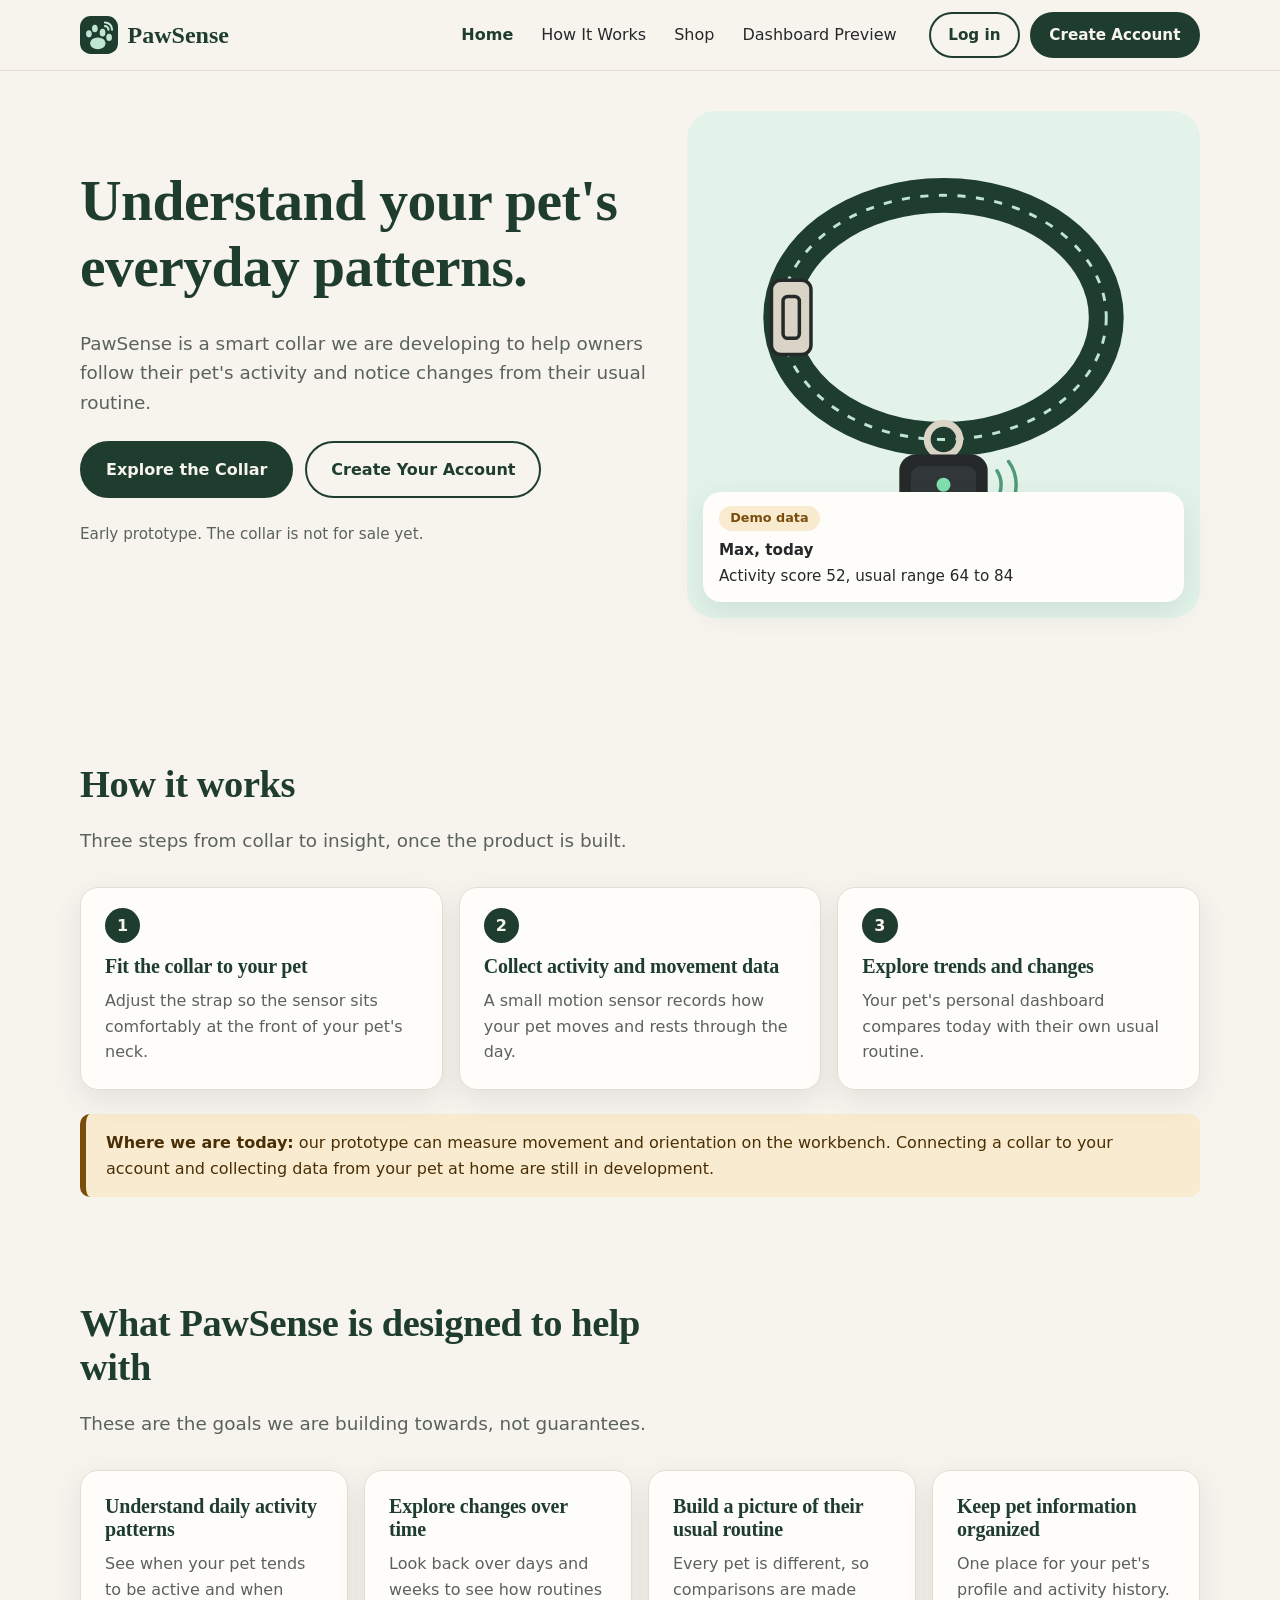
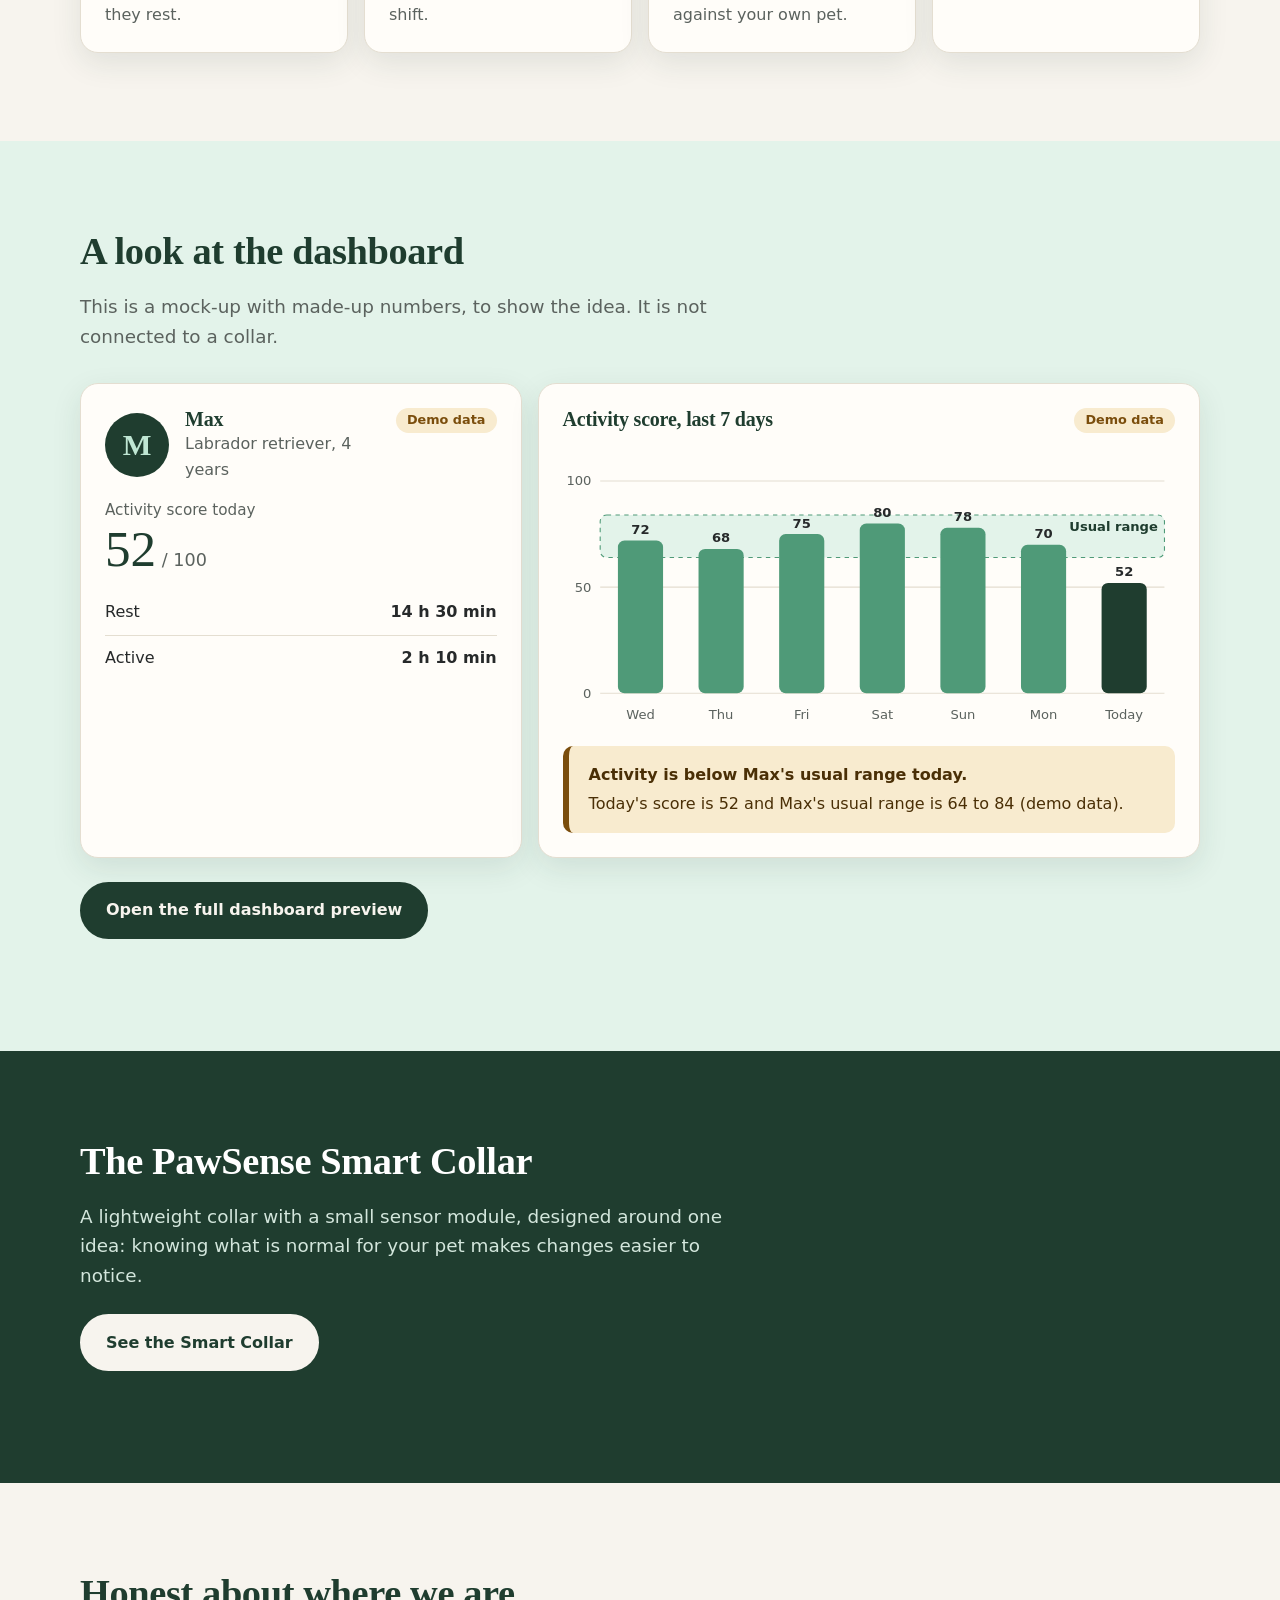
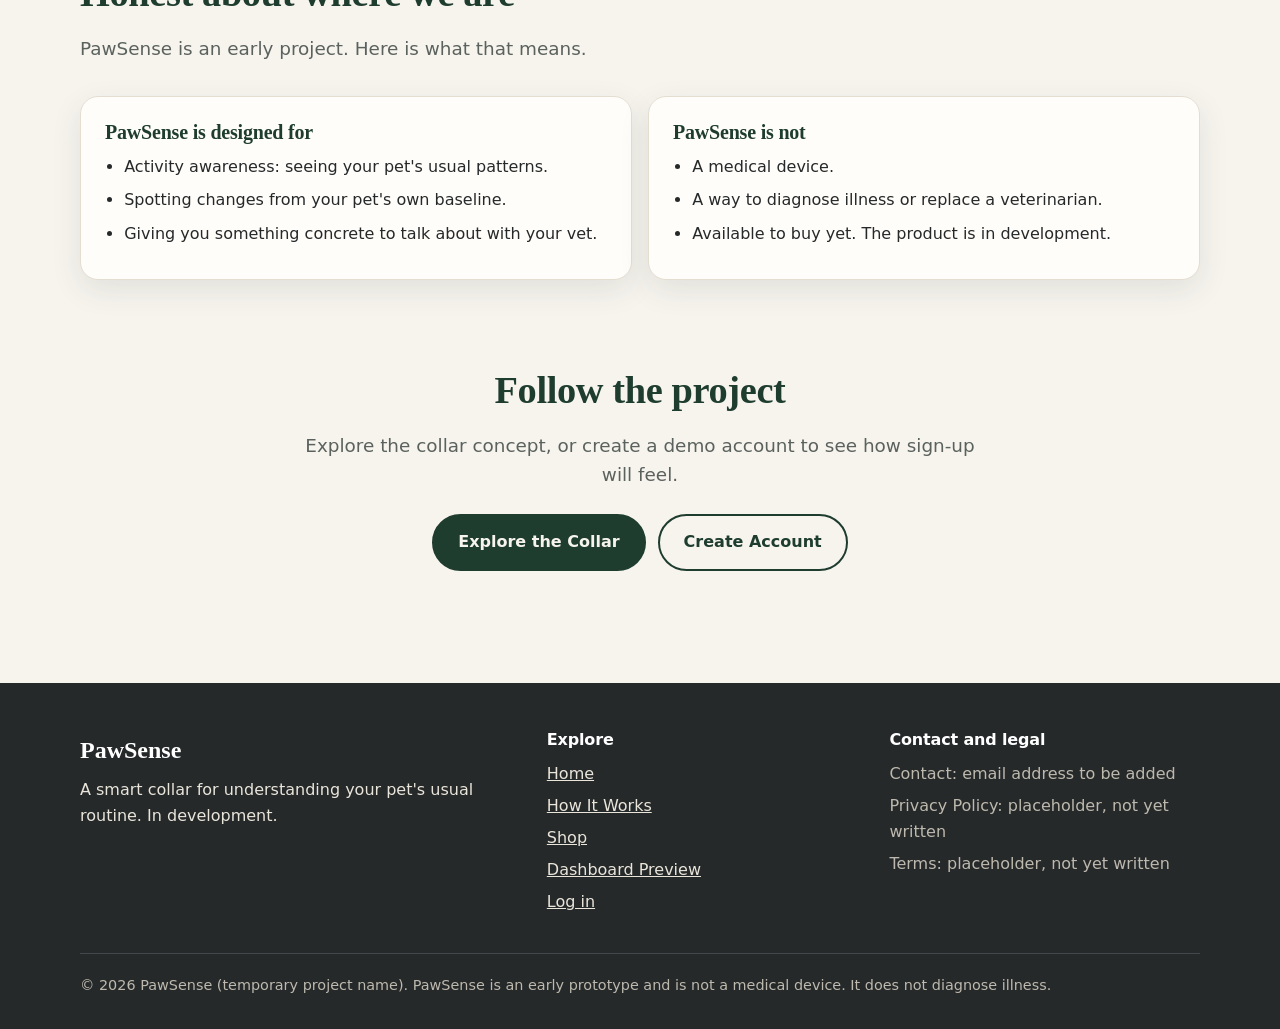
<file: index.html>
<!DOCTYPE html>
<html lang="en">
<head>
  <meta charset="UTF-8">
  <meta name="viewport" content="width=device-width, initial-scale=1">
  <title>PawSense – Understand your pet's everyday patterns</title>
  <meta name="description" content="PawSense is a smart pet collar in development, designed to help owners follow their pet's activity and notice changes from their usual routine.">
  <link rel="stylesheet" href="styles.css">
</head>
<body>
  <a class="skip-link" href="#main">Skip to main content</a>

  <!-- ========== HEADER (the same on every page) ========== -->
  <header class="site-header">
    <div class="container header-inner">
      <a class="logo" href="index.html" aria-label="PawSense home">
        <!-- Logo mark: a paw with a small signal arc, drawn as inline SVG (no image file needed) -->
        <svg class="logo-mark" viewBox="0 0 32 32" aria-hidden="true">
          <rect width="32" height="32" rx="9" fill="#1f3d2f"/>
          <g fill="#bfe6d3">
            <ellipse cx="7.5" cy="15" rx="2.4" ry="3"/>
            <ellipse cx="12.5" cy="10.5" rx="2.4" ry="3.2"/>
            <ellipse cx="19" cy="14" rx="2.4" ry="3.2"/>
            <ellipse cx="24.5" cy="18" rx="2.4" ry="3"/>
            <ellipse cx="15" cy="23" rx="6.5" ry="5"/>
          </g>
          <path d="M21 5.5 A6 6 0 0 1 27 11.5" fill="none" stroke="#bfe6d3" stroke-width="1.8" stroke-linecap="round"/>
          <path d="M21 8.5 A3 3 0 0 1 24 11.5" fill="none" stroke="#bfe6d3" stroke-width="1.8" stroke-linecap="round"/>
        </svg>
        <span class="logo-text">PawSense</span>
      </a>

      <button class="menu-toggle" id="menu-toggle" aria-expanded="false" aria-controls="site-nav">Menu</button>

      <nav class="site-nav" id="site-nav" aria-label="Main">
        <ul>
          <li><a href="index.html" aria-current="page">Home</a></li>
          <li><a href="index.html#how-it-works">How It Works</a></li>
          <li><a href="shop.html">Shop</a></li>
          <li><a href="dashboard.html">Dashboard Preview</a></li>
        </ul>
        <div class="nav-actions">
          <a class="btn btn-secondary btn-small" href="login.html">Log in</a>
          <a class="btn btn-primary btn-small" href="signup.html">Create Account</a>
        </div>
      </nav>
    </div>
  </header>

  <main id="main">

    <!-- ========== A. HERO ========== -->
    <section class="hero">
      <div class="container hero-grid">
        <div>
          <h1>Understand your pet's everyday patterns.</h1>
          <p class="lead">PawSense is a smart collar we are developing to help owners follow their pet's activity and notice changes from their usual routine.</p>
          <div class="btn-row">
            <a class="btn btn-primary" href="shop.html">Explore the Collar</a>
            <a class="btn btn-secondary" href="signup.html">Create Your Account</a>
          </div>
          <p class="status-line">Early prototype. The collar is not for sale yet.</p>
        </div>

        <!-- Product illustration drawn with SVG (a concept drawing, not a photo) -->
        <div class="hero-visual">
          <svg viewBox="0 0 400 340" role="img" aria-labelledby="collar-title collar-desc">
            <title id="collar-title">PawSense collar concept illustration</title>
            <desc id="collar-desc">A forest green collar with a small charcoal sensor module hanging at the front. This is a concept drawing, not a photo of a finished product.</desc>
            <!-- strap -->
            <ellipse cx="200" cy="150" rx="140" ry="105" fill="none" stroke="#1f3d2f" stroke-width="30"/>
            <!-- stitching -->
            <ellipse cx="200" cy="150" rx="140" ry="105" fill="none" stroke="#bfe6d3" stroke-width="2.5" stroke-dasharray="7 9"/>
            <!-- buckle -->
            <rect x="52" y="118" width="34" height="64" rx="8" fill="#d9d4c5" stroke="#26292a" stroke-width="3"/>
            <rect x="62" y="132" width="14" height="36" rx="4" fill="none" stroke="#26292a" stroke-width="3"/>
            <!-- ring and sensor module -->
            <circle cx="200" cy="255" r="14" fill="none" stroke="#d9d4c5" stroke-width="6"/>
            <rect x="162" y="268" width="76" height="52" rx="14" fill="#26292a"/>
            <rect x="172" y="278" width="56" height="32" rx="8" fill="#323839"/>
            <circle cx="200" cy="294" r="6" fill="#7fe0b0"/>
            <!-- small signal arcs -->
            <path d="M246 282 A22 22 0 0 1 246 306" fill="none" stroke="#4f9a78" stroke-width="3" stroke-linecap="round"/>
            <path d="M256 274 A34 34 0 0 1 256 314" fill="none" stroke="#4f9a78" stroke-width="3" stroke-linecap="round"/>
          </svg>

          <div class="demo-chip">
            <span class="pill pill-demo">Demo data</span>
            <strong>Max, today</strong>
            <span>Activity score <span data-demo="score">52</span>, usual range <span data-demo="low">64</span> to <span data-demo="high">84</span></span>
          </div>
        </div>
      </div>
    </section>


    <!-- ========== C. HOW IT WORKS ========== -->
    <section class="section" id="how-it-works">
      <div class="container">
        <div class="section-intro">
          <h2>How it works</h2>
          <p class="lead">Three steps from collar to insight, once the product is built.</p>
        </div>

        <ol class="steps">
          <li class="card">
            <h3>Fit the collar to your pet</h3>
            <p>Adjust the strap so the sensor sits comfortably at the front of your pet's neck.</p>
          </li>
          <li class="card">
            <h3>Collect activity and movement data</h3>
            <p>A small motion sensor records how your pet moves and rests through the day.</p>
          </li>
          <li class="card">
            <h3>Explore trends and changes</h3>
            <p>Your pet's personal dashboard compares today with their own usual routine.</p>
          </li>
        </ol>

        <p class="notice"><strong>Where we are today:</strong> our prototype can measure movement and orientation on the workbench. Connecting a collar to your account and collecting data from your pet at home are still in development.</p>
      </div>
    </section>


    <!-- ========== D. KEY BENEFITS ========== -->
    <section class="section" style="padding-top:0">
      <div class="container">
        <div class="section-intro">
          <h2>What PawSense is designed to help with</h2>
          <p class="lead">These are the goals we are building towards, not guarantees.</p>
        </div>
        <div class="benefit-grid">
          <article class="card benefit-card">
            <h3>Understand daily activity patterns</h3>
            <p>See when your pet tends to be active and when they rest.</p>
          </article>
          <article class="card benefit-card">
            <h3>Explore changes over time</h3>
            <p>Look back over days and weeks to see how routines shift.</p>
          </article>
          <article class="card benefit-card">
            <h3>Build a picture of their usual routine</h3>
            <p>Every pet is different, so comparisons are made against your own pet.</p>
          </article>
          <article class="card benefit-card">
            <h3>Keep pet information organized</h3>
            <p>One place for your pet's profile and activity history.</p>
          </article>
        </div>
      </div>
    </section>


    <!-- ========== E. DASHBOARD PREVIEW ========== -->
    <section class="section preview-band" id="preview">
      <div class="container">
        <div class="section-intro">
          <h2>A look at the dashboard</h2>
          <p class="lead">This is a mock-up with made-up numbers, to show the idea. It is not connected to a collar.</p>
        </div>

        <div class="preview-grid">
          <div class="card">
            <div class="preview-top">
              <div class="profile">
                <div class="avatar" aria-hidden="true">M</div>
                <div>
                  <h3>Max</h3>
                  <p>Labrador retriever, 4 years</p>
                </div>
              </div>
              <span class="pill pill-demo">Demo data</span>
            </div>
            <p class="stat-note">Activity score today</p>
            <div class="stat-number"><span data-demo="score">52</span><span class="stat-unit"> / 100</span></div>
            <div class="stat-row" style="margin-top:1rem"><span>Rest</span><strong>14 h 30 min</strong></div>
            <div class="stat-row"><span>Active</span><strong>2 h 10 min</strong></div>
          </div>

          <div class="card">
            <div class="preview-top">
              <h3>Activity score, last 7 days</h3>
              <span class="pill pill-demo">Demo data</span>
            </div>
            <div class="chart" data-chart></div>
            <p class="baseline-notice" data-notice style="margin:1rem 0 0"></p>
          </div>
        </div>

        <div class="btn-row">
          <a class="btn btn-primary" href="dashboard.html">Open the full dashboard preview</a>
        </div>
      </div>
    </section>


    <!-- ========== F. PRODUCT SECTION ========== -->
    <section class="section product-band">
      <div class="container">
        <h2>The PawSense Smart Collar</h2>
        <p class="lead">A lightweight collar with a small sensor module, designed around one idea: knowing what is normal for your pet makes changes easier to notice.</p>
        <div class="btn-row">
          <a class="btn btn-light" href="shop.html">See the Smart Collar</a>
        </div>
      </div>
    </section>


    <!-- ========== G. TRUST AND TRANSPARENCY ========== -->
    <section class="section">
      <div class="container">
        <div class="section-intro">
          <h2>Honest about where we are</h2>
          <p class="lead">PawSense is an early project. Here is what that means.</p>
        </div>
        <div class="trust-grid">
          <div class="card">
            <h3>PawSense is designed for</h3>
            <ul>
              <li>Activity awareness: seeing your pet's usual patterns.</li>
              <li>Spotting changes from your pet's own baseline.</li>
              <li>Giving you something concrete to talk about with your vet.</li>
            </ul>
          </div>
          <div class="card">
            <h3>PawSense is not</h3>
            <ul>
              <li>A medical device.</li>
              <li>A way to diagnose illness or replace a veterinarian.</li>
              <li>Available to buy yet. The product is in development.</li>
            </ul>
          </div>
        </div>
      </div>
    </section>


    <!-- ========== H. FINAL CALL TO ACTION ========== -->
    <section class="section final-cta" style="padding-top:0">
      <div class="container">
        <h2>Follow the project</h2>
        <p class="lead">Explore the collar concept, or create a demo account to see how sign-up will feel.</p>
        <div class="btn-row">
          <a class="btn btn-primary" href="shop.html">Explore the Collar</a>
          <a class="btn btn-secondary" href="signup.html">Create Account</a>
        </div>
      </div>
    </section>

  </main>


  <!-- ========== I. FOOTER (the same on every page) ========== -->
  <footer class="site-footer">
    <div class="container">
      <div class="footer-grid">
        <div>
          <p class="logo-text" style="font-family:var(--font-display);font-size:1.5rem;margin-bottom:0.5rem">PawSense</p>
          <p>A smart collar for understanding your pet's usual routine. In development.</p>
        </div>
        <div>
          <h2>Explore</h2>
          <ul>
            <li><a href="index.html">Home</a></li>
            <li><a href="index.html#how-it-works">How It Works</a></li>
            <li><a href="shop.html">Shop</a></li>
            <li><a href="dashboard.html">Dashboard Preview</a></li>
            <li><a href="login.html">Log in</a></li>
          </ul>
        </div>
        <div>
          <h2>Contact and legal</h2>
          <ul>
            <li class="placeholder-text">Contact: email address to be added</li>
            <li class="placeholder-text">Privacy Policy: placeholder, not yet written</li>
            <li class="placeholder-text">Terms: placeholder, not yet written</li>
          </ul>
        </div>
      </div>
      <p class="footer-note">&copy; <span id="year">2026</span> PawSense (temporary project name). PawSense is an early prototype and is not a medical device. It does not diagnose illness.</p>
    </div>
  </footer>

  <script src="script.js"></script>
</body>
</html>
</file>
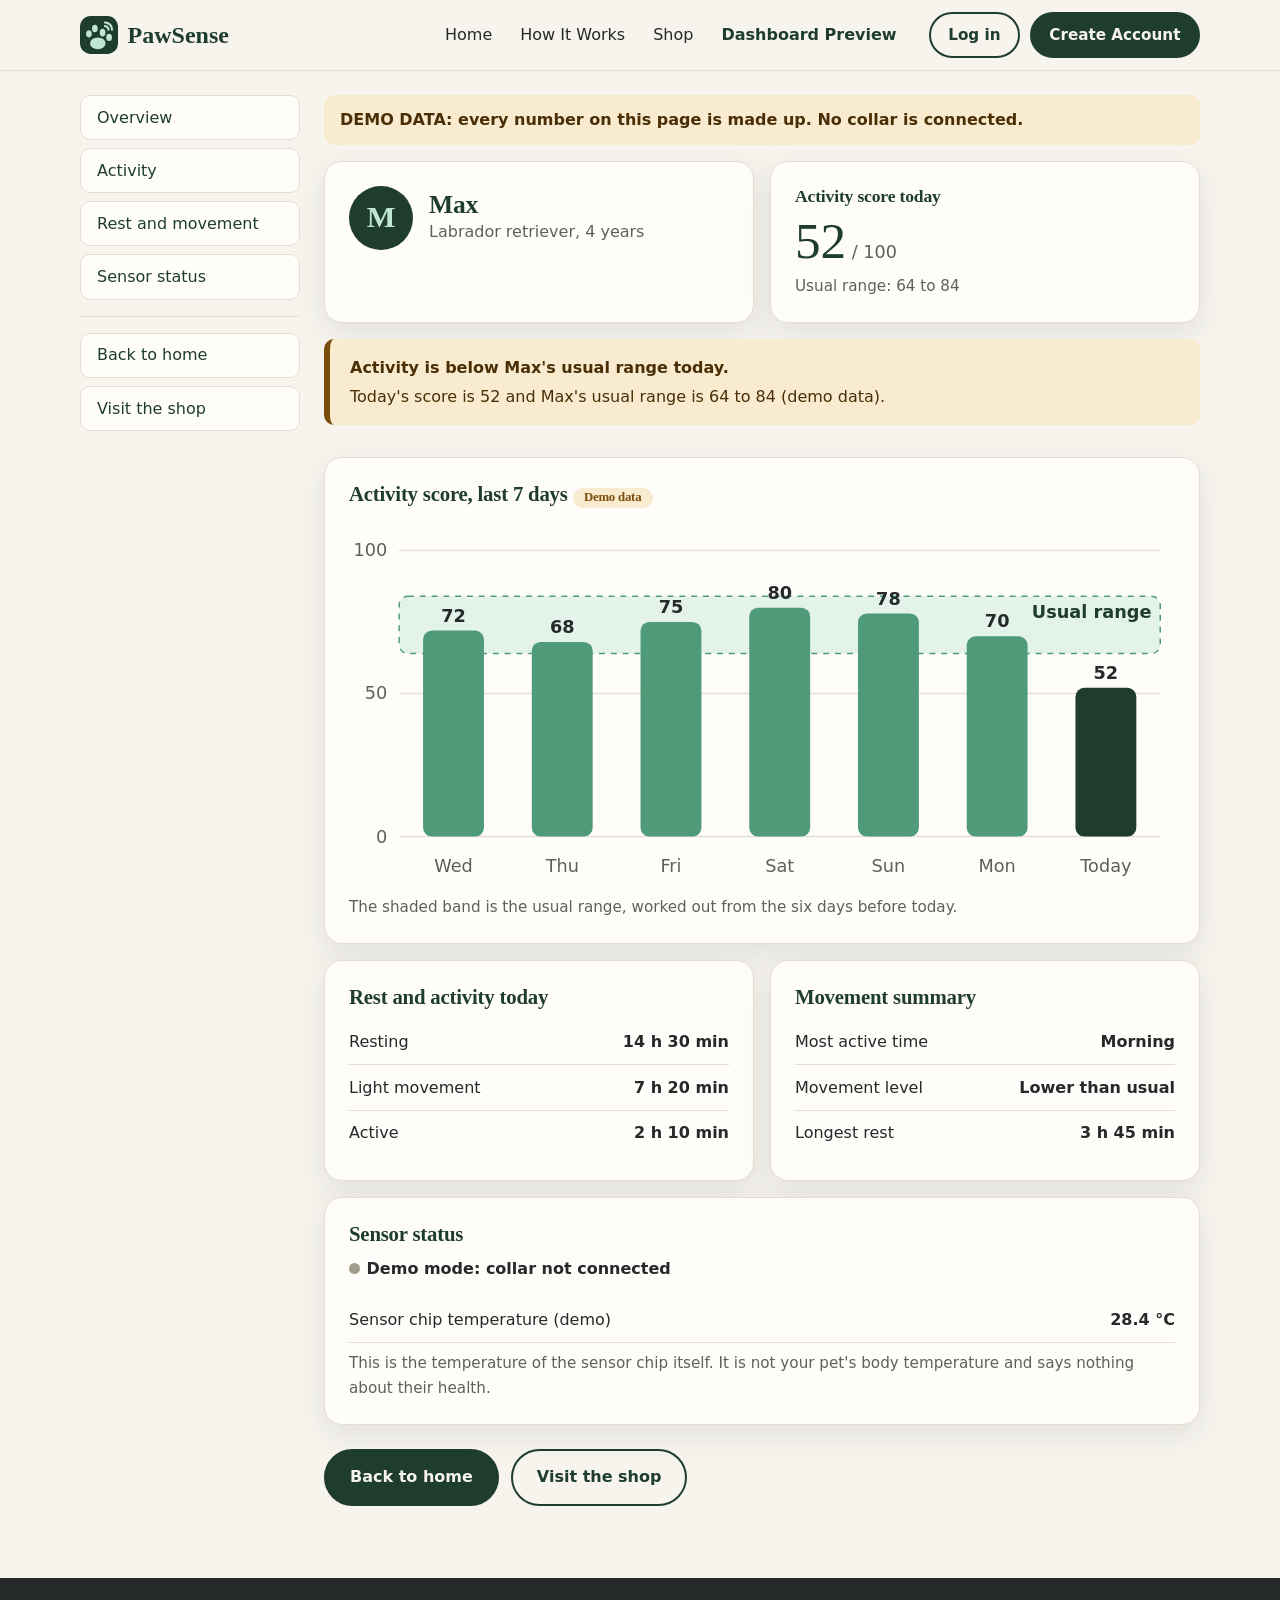
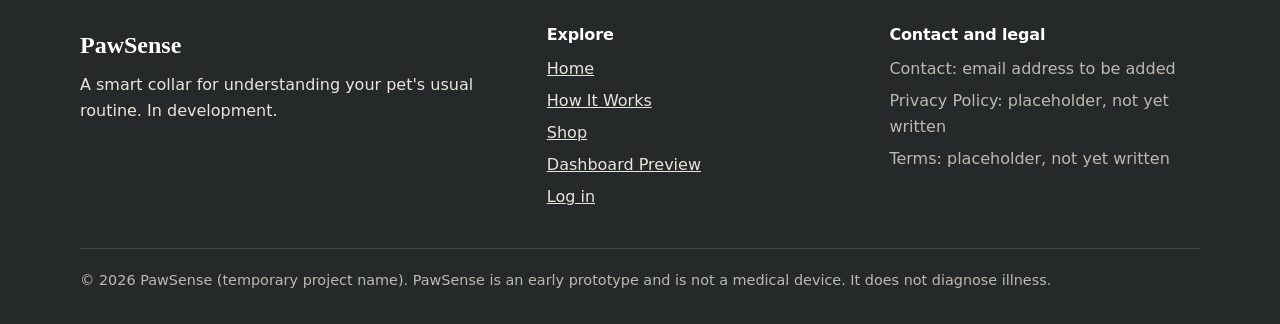
<file: dashboard.html>
<!DOCTYPE html>
<html lang="en">
<head>
  <meta charset="UTF-8">
  <meta name="viewport" content="width=device-width, initial-scale=1">
  <title>Dashboard Preview – PawSense (demo data)</title>
  <meta name="description" content="A preview of the PawSense dashboard using made-up demo data.">
  <link rel="stylesheet" href="styles.css">
</head>
<body>
  <a class="skip-link" href="#main">Skip to main content</a>

  <header class="site-header">
    <div class="container header-inner">
      <a class="logo" href="index.html" aria-label="PawSense home">
        <svg class="logo-mark" viewBox="0 0 32 32" aria-hidden="true">
          <rect width="32" height="32" rx="9" fill="#1f3d2f"/>
          <g fill="#bfe6d3">
            <ellipse cx="7.5" cy="15" rx="2.4" ry="3"/>
            <ellipse cx="12.5" cy="10.5" rx="2.4" ry="3.2"/>
            <ellipse cx="19" cy="14" rx="2.4" ry="3.2"/>
            <ellipse cx="24.5" cy="18" rx="2.4" ry="3"/>
            <ellipse cx="15" cy="23" rx="6.5" ry="5"/>
          </g>
          <path d="M21 5.5 A6 6 0 0 1 27 11.5" fill="none" stroke="#bfe6d3" stroke-width="1.8" stroke-linecap="round"/>
          <path d="M21 8.5 A3 3 0 0 1 24 11.5" fill="none" stroke="#bfe6d3" stroke-width="1.8" stroke-linecap="round"/>
        </svg>
        <span class="logo-text">PawSense</span>
      </a>
      <button class="menu-toggle" id="menu-toggle" aria-expanded="false" aria-controls="site-nav">Menu</button>
      <nav class="site-nav" id="site-nav" aria-label="Main">
        <ul>
          <li><a href="index.html">Home</a></li>
          <li><a href="index.html#how-it-works">How It Works</a></li>
          <li><a href="shop.html">Shop</a></li>
          <li><a href="dashboard.html" aria-current="page">Dashboard Preview</a></li>
        </ul>
        <div class="nav-actions">
          <a class="btn btn-secondary btn-small" href="login.html">Log in</a>
          <a class="btn btn-primary btn-small" href="signup.html">Create Account</a>
        </div>
      </nav>
    </div>
  </header>

  <main id="main" class="container">
    <div class="dash-layout">

      <!-- Dashboard navigation (jumps to sections on this page) -->
      <nav class="dash-nav" aria-label="Dashboard sections">
        <a href="#overview">Overview</a>
        <a href="#activity">Activity</a>
        <a href="#rest">Rest and movement</a>
        <a href="#sensor">Sensor status</a>
        <hr>
        <a href="index.html">Back to home</a>
        <a href="shop.html">Visit the shop</a>
      </nav>

      <div>
        <p class="dash-banner">DEMO DATA: every number on this page is made up. No collar is connected.</p>

        <div class="dash-grid">

          <section class="card" id="overview" aria-labelledby="profile-title">
            <div class="profile">
              <div class="avatar" aria-hidden="true">M</div>
              <div>
                <h2 id="profile-title" style="font-size:1.6rem">Max</h2>
                <p>Labrador retriever, 4 years</p>
              </div>
            </div>
          </section>

          <section class="card" aria-labelledby="score-title">
            <h2 id="score-title" style="font-size:1.1rem">Activity score today</h2>
            <div class="stat-number"><span data-demo="score">52</span><span class="stat-unit"> / 100</span></div>
            <p class="stat-note">Usual range: <span data-demo="low">64</span> to <span data-demo="high">84</span></p>
          </section>

          <section class="span-2" aria-label="Change from usual">
            <p class="baseline-notice" data-notice></p>
          </section>

          <section class="card span-2" id="activity" aria-labelledby="chart-title">
            <h2 id="chart-title" style="font-size:1.3rem">Activity score, last 7 days <span class="pill pill-demo">Demo data</span></h2>
            <div class="chart" data-chart></div>
            <p class="stat-note">The shaded band is the usual range, worked out from the six days before today.</p>
          </section>

          <section class="card" id="rest" aria-labelledby="rest-title">
            <h2 id="rest-title" style="font-size:1.3rem">Rest and activity today</h2>
            <div class="stat-row"><span>Resting</span><strong>14 h 30 min</strong></div>
            <div class="stat-row"><span>Light movement</span><strong>7 h 20 min</strong></div>
            <div class="stat-row"><span>Active</span><strong>2 h 10 min</strong></div>
          </section>

          <section class="card" aria-labelledby="move-title">
            <h2 id="move-title" style="font-size:1.3rem">Movement summary</h2>
            <div class="stat-row"><span>Most active time</span><strong>Morning</strong></div>
            <div class="stat-row"><span>Movement level</span><strong>Lower than usual</strong></div>
            <div class="stat-row"><span>Longest rest</span><strong>3 h 45 min</strong></div>
          </section>

          <section class="card span-2" id="sensor" aria-labelledby="sensor-title">
            <h2 id="sensor-title" style="font-size:1.3rem">Sensor status</h2>
            <p><span class="status-dot" aria-hidden="true"></span><strong>Demo mode: collar not connected</strong></p>
            <div class="stat-row"><span>Sensor chip temperature (demo)</span><strong>28.4 °C</strong></div>
            <p class="stat-note">This is the temperature of the sensor chip itself. It is not your pet's body temperature and says nothing about their health.</p>
          </section>

        </div>

        <div class="btn-row">
          <a class="btn btn-primary" href="index.html">Back to home</a>
          <a class="btn btn-secondary" href="shop.html">Visit the shop</a>
        </div>
      </div>
    </div>
  </main>

  <footer class="site-footer">
    <div class="container">
      <div class="footer-grid">
        <div>
          <p class="logo-text" style="font-family:var(--font-display);font-size:1.5rem;margin-bottom:0.5rem">PawSense</p>
          <p>A smart collar for understanding your pet's usual routine. In development.</p>
        </div>
        <div>
          <h2>Explore</h2>
          <ul>
            <li><a href="index.html">Home</a></li>
            <li><a href="index.html#how-it-works">How It Works</a></li>
            <li><a href="shop.html">Shop</a></li>
            <li><a href="dashboard.html">Dashboard Preview</a></li>
            <li><a href="login.html">Log in</a></li>
          </ul>
        </div>
        <div>
          <h2>Contact and legal</h2>
          <ul>
            <li class="placeholder-text">Contact: email address to be added</li>
            <li class="placeholder-text">Privacy Policy: placeholder, not yet written</li>
            <li class="placeholder-text">Terms: placeholder, not yet written</li>
          </ul>
        </div>
      </div>
      <p class="footer-note">&copy; <span id="year">2026</span> PawSense (temporary project name). PawSense is an early prototype and is not a medical device. It does not diagnose illness.</p>
    </div>
  </footer>

  <script src="script.js"></script>
</body>
</html>
</file>
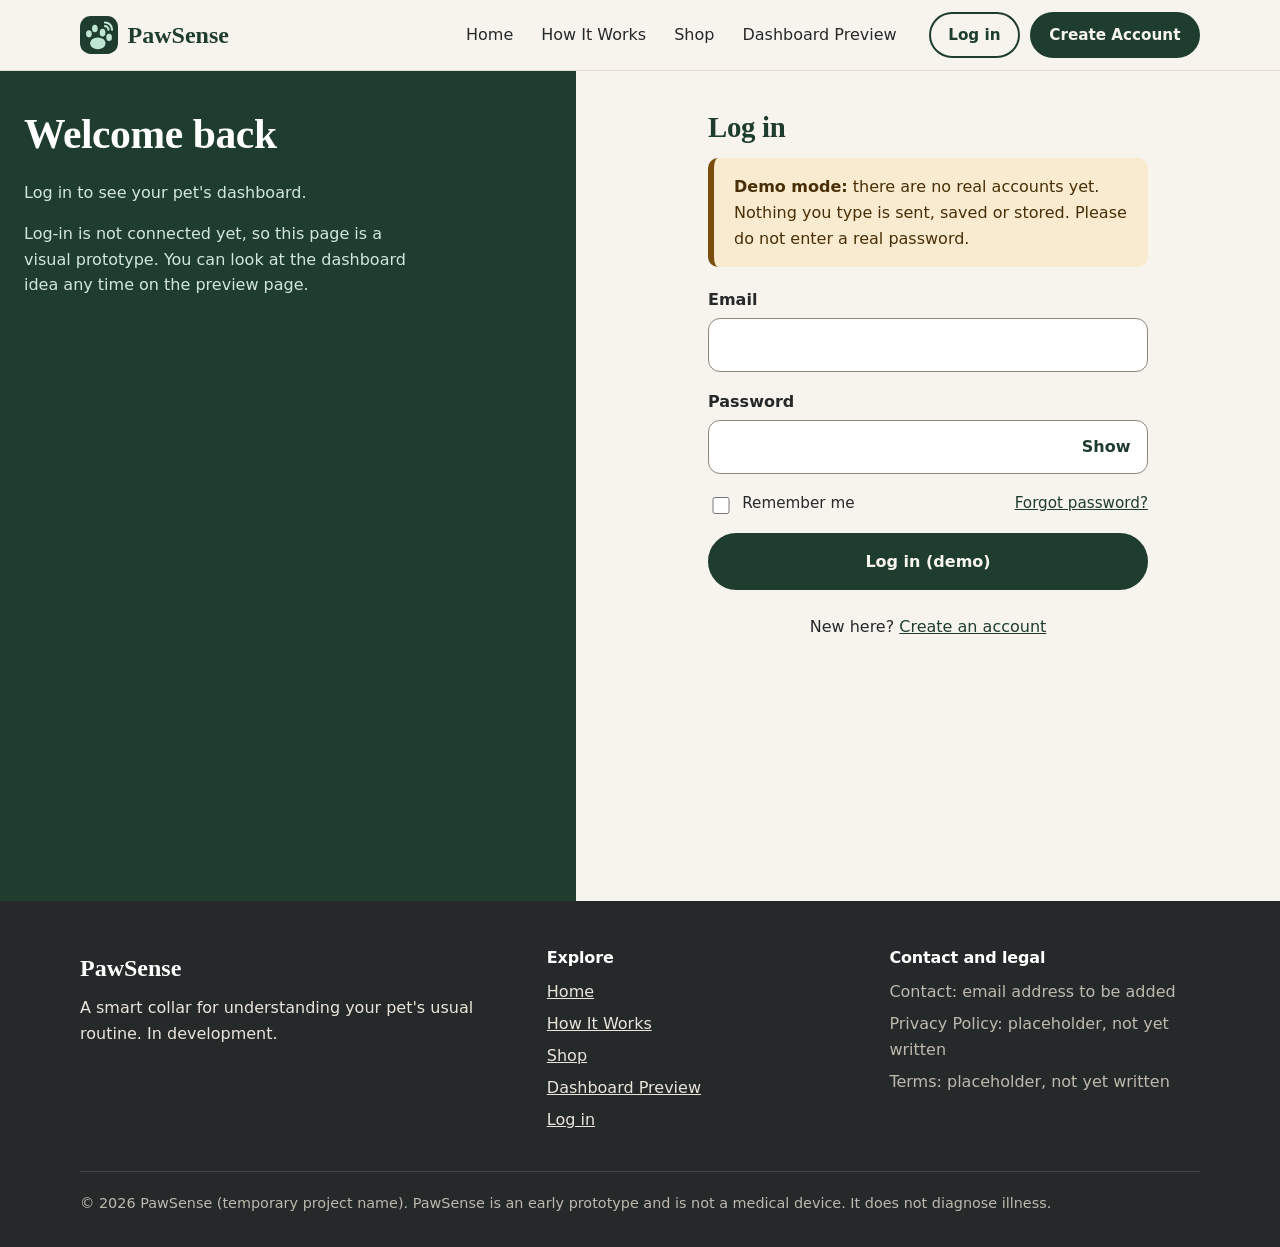
<file: login.html>
<!DOCTYPE html>
<html lang="en">
<head>
  <meta charset="UTF-8">
  <meta name="viewport" content="width=device-width, initial-scale=1">
  <title>Log in – PawSense (demo)</title>
  <link rel="stylesheet" href="styles.css">
</head>
<body>
  <a class="skip-link" href="#main">Skip to main content</a>

  <header class="site-header">
    <div class="container header-inner">
      <a class="logo" href="index.html" aria-label="PawSense home">
        <svg class="logo-mark" viewBox="0 0 32 32" aria-hidden="true">
          <rect width="32" height="32" rx="9" fill="#1f3d2f"/>
          <g fill="#bfe6d3">
            <ellipse cx="7.5" cy="15" rx="2.4" ry="3"/>
            <ellipse cx="12.5" cy="10.5" rx="2.4" ry="3.2"/>
            <ellipse cx="19" cy="14" rx="2.4" ry="3.2"/>
            <ellipse cx="24.5" cy="18" rx="2.4" ry="3"/>
            <ellipse cx="15" cy="23" rx="6.5" ry="5"/>
          </g>
          <path d="M21 5.5 A6 6 0 0 1 27 11.5" fill="none" stroke="#bfe6d3" stroke-width="1.8" stroke-linecap="round"/>
          <path d="M21 8.5 A3 3 0 0 1 24 11.5" fill="none" stroke="#bfe6d3" stroke-width="1.8" stroke-linecap="round"/>
        </svg>
        <span class="logo-text">PawSense</span>
      </a>
      <button class="menu-toggle" id="menu-toggle" aria-expanded="false" aria-controls="site-nav">Menu</button>
      <nav class="site-nav" id="site-nav" aria-label="Main">
        <ul>
          <li><a href="index.html">Home</a></li>
          <li><a href="index.html#how-it-works">How It Works</a></li>
          <li><a href="shop.html">Shop</a></li>
          <li><a href="dashboard.html">Dashboard Preview</a></li>
        </ul>
        <div class="nav-actions">
          <a class="btn btn-secondary btn-small" href="login.html" aria-current="page">Log in</a>
          <a class="btn btn-primary btn-small" href="signup.html">Create Account</a>
        </div>
      </nav>
    </div>
  </header>

  <main id="main" class="auth">
    <div class="auth-side">
      <h1>Welcome back</h1>
      <p>Log in to see your pet's dashboard.</p>
      <p>Log-in is not connected yet, so this page is a visual prototype. You can look at the dashboard idea any time on the preview page.</p>
    </div>

    <div class="auth-main">
      <div class="auth-card">
        <h2>Log in</h2>

        <p class="notice" style="margin-bottom:1.25rem"><strong>Demo mode:</strong> there are no real accounts yet. Nothing you type is sent, saved or stored. Please do not enter a real password.</p>

        <form id="login-form" novalidate>
          <div class="field">
            <label for="li-email">Email</label>
            <input type="email" id="li-email" autocomplete="email" aria-describedby="li-email-error">
            <p class="error" id="li-email-error" aria-live="polite"></p>
          </div>

          <div class="field">
            <label for="li-password">Password</label>
            <div class="password-wrap">
              <input type="password" id="li-password" autocomplete="current-password" aria-describedby="li-password-error">
              <button type="button" class="toggle-password" data-target="li-password" aria-label="Show password">Show</button>
            </div>
            <p class="error" id="li-password-error" aria-live="polite"></p>
          </div>

          <div class="form-links">
            <div class="check">
              <input type="checkbox" id="li-remember">
              <label for="li-remember">Remember me</label>
            </div>
            <a href="#" id="forgot-link">Forgot password?</a>
          </div>

          <button class="btn btn-primary btn-block" type="submit">Log in (demo)</button>
        </form>

        <p class="form-status" id="login-result" role="status"></p>

        <p class="switch-link">New here? <a href="signup.html">Create an account</a></p>
      </div>
    </div>
  </main>

  <footer class="site-footer">
    <div class="container">
      <div class="footer-grid">
        <div>
          <p class="logo-text" style="font-family:var(--font-display);font-size:1.5rem;margin-bottom:0.5rem">PawSense</p>
          <p>A smart collar for understanding your pet's usual routine. In development.</p>
        </div>
        <div>
          <h2>Explore</h2>
          <ul>
            <li><a href="index.html">Home</a></li>
            <li><a href="index.html#how-it-works">How It Works</a></li>
            <li><a href="shop.html">Shop</a></li>
            <li><a href="dashboard.html">Dashboard Preview</a></li>
            <li><a href="login.html">Log in</a></li>
          </ul>
        </div>
        <div>
          <h2>Contact and legal</h2>
          <ul>
            <li class="placeholder-text">Contact: email address to be added</li>
            <li class="placeholder-text">Privacy Policy: placeholder, not yet written</li>
            <li class="placeholder-text">Terms: placeholder, not yet written</li>
          </ul>
        </div>
      </div>
      <p class="footer-note">&copy; <span id="year">2026</span> PawSense (temporary project name). PawSense is an early prototype and is not a medical device. It does not diagnose illness.</p>
    </div>
  </footer>

  <script src="script.js"></script>
</body>
</html>
</file>
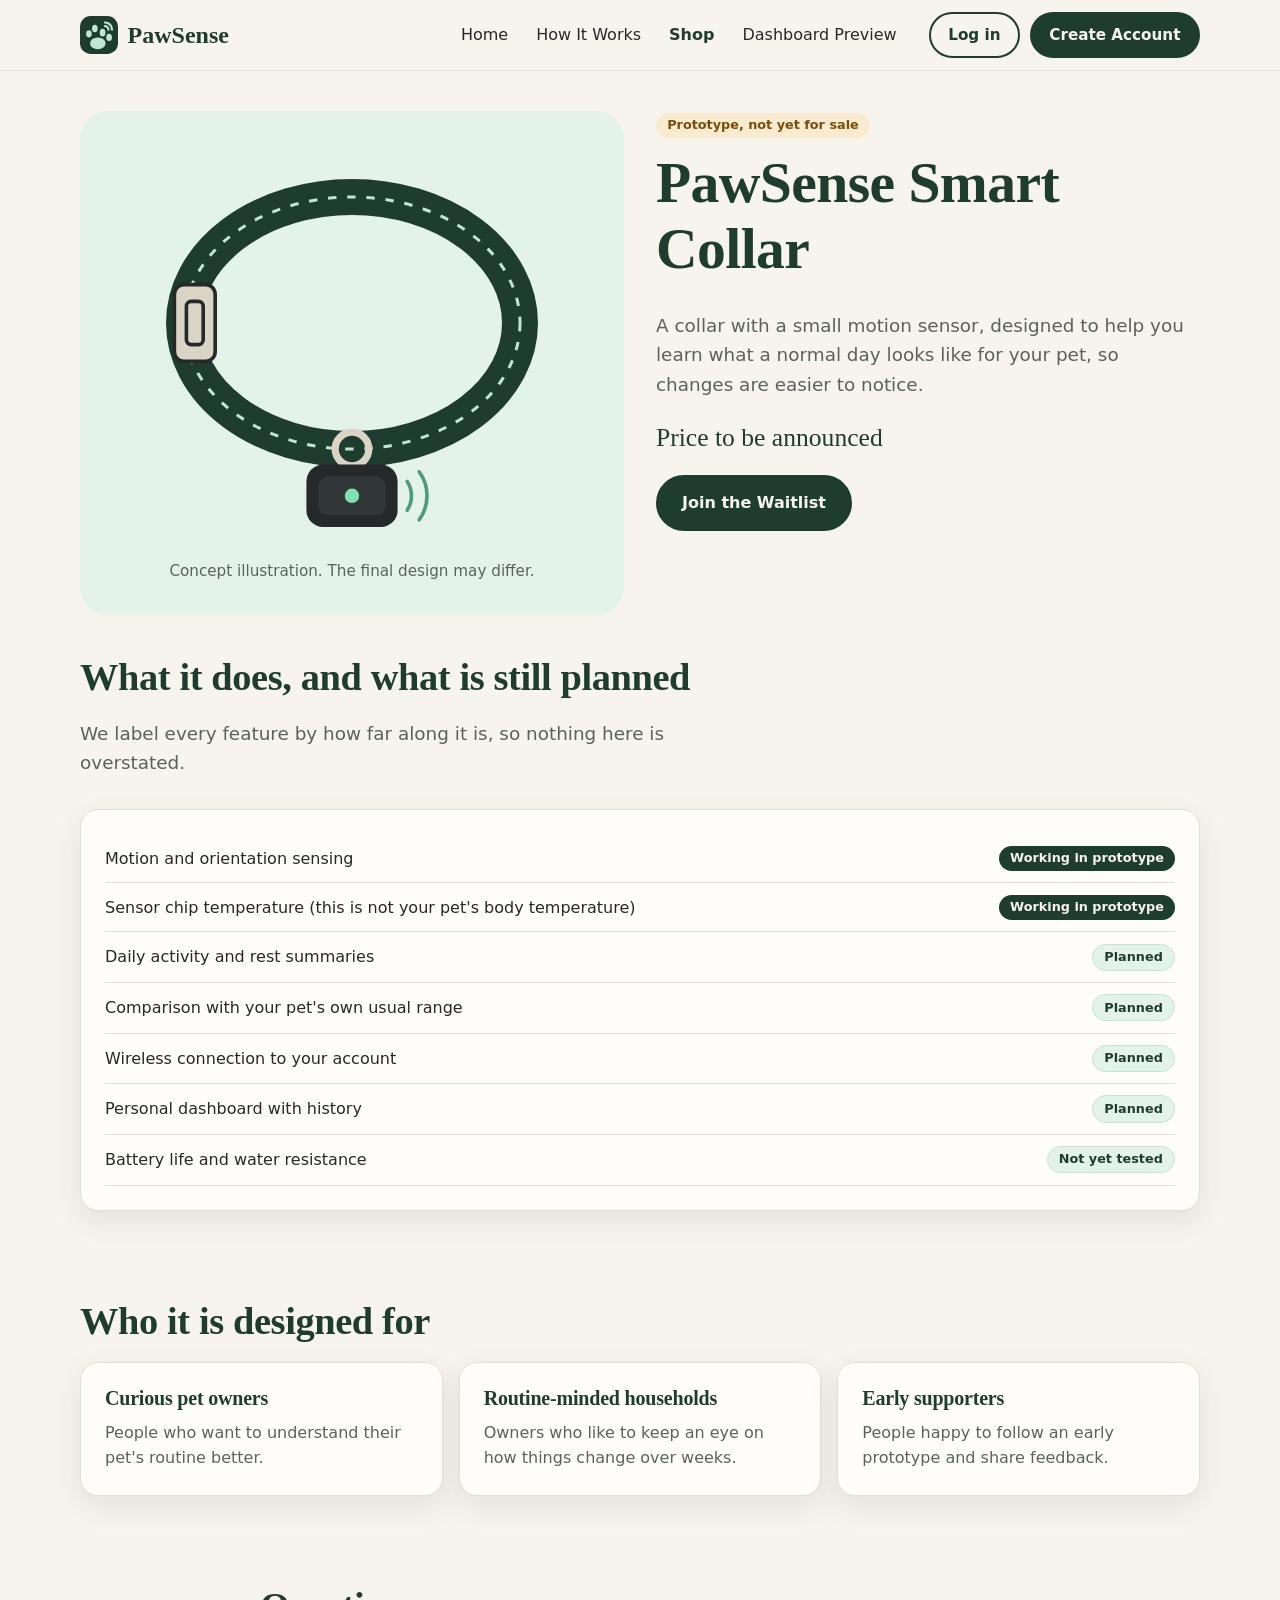
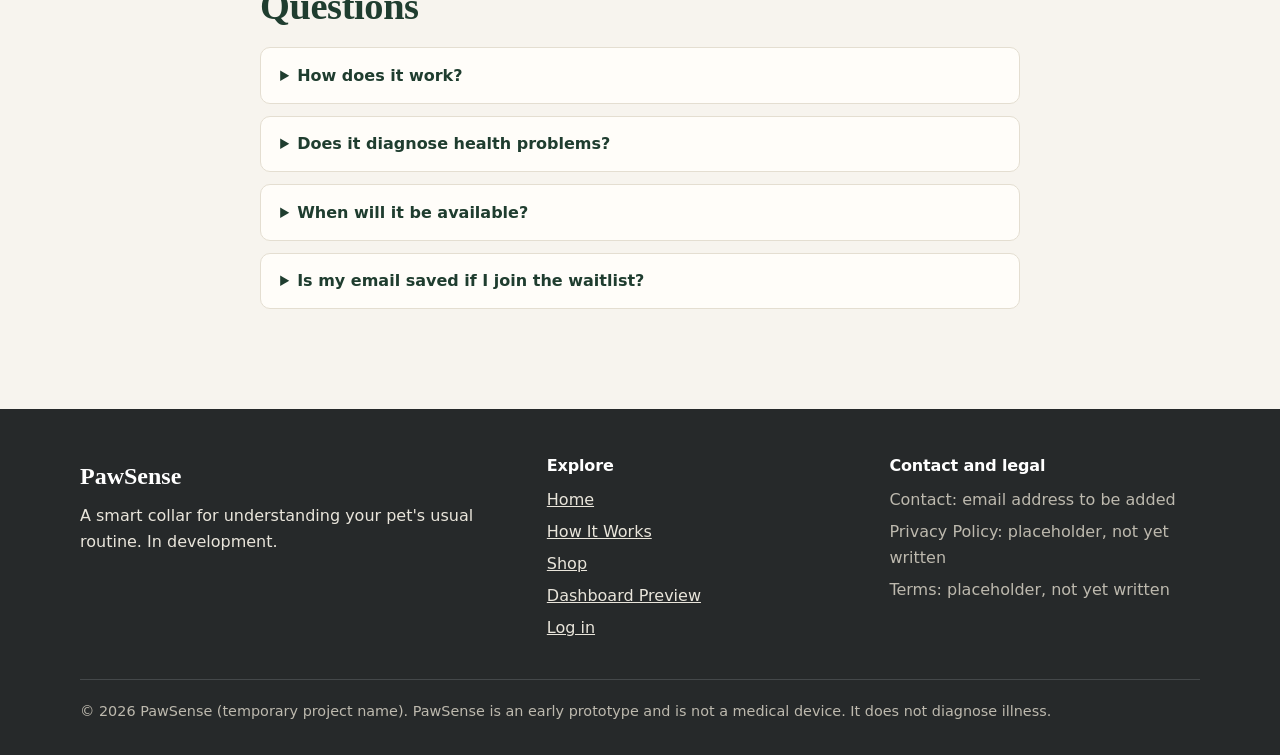
<file: shop.html>
<!DOCTYPE html>
<html lang="en">
<head>
  <meta charset="UTF-8">
  <meta name="viewport" content="width=device-width, initial-scale=1">
  <title>PawSense Smart Collar – Shop</title>
  <meta name="description" content="The PawSense Smart Collar is a prototype designed to help owners understand their pet's usual activity. Join the waitlist.">
  <link rel="stylesheet" href="styles.css">
</head>
<body>
  <a class="skip-link" href="#main">Skip to main content</a>

  <header class="site-header">
    <div class="container header-inner">
      <a class="logo" href="index.html" aria-label="PawSense home">
        <svg class="logo-mark" viewBox="0 0 32 32" aria-hidden="true">
          <rect width="32" height="32" rx="9" fill="#1f3d2f"/>
          <g fill="#bfe6d3">
            <ellipse cx="7.5" cy="15" rx="2.4" ry="3"/>
            <ellipse cx="12.5" cy="10.5" rx="2.4" ry="3.2"/>
            <ellipse cx="19" cy="14" rx="2.4" ry="3.2"/>
            <ellipse cx="24.5" cy="18" rx="2.4" ry="3"/>
            <ellipse cx="15" cy="23" rx="6.5" ry="5"/>
          </g>
          <path d="M21 5.5 A6 6 0 0 1 27 11.5" fill="none" stroke="#bfe6d3" stroke-width="1.8" stroke-linecap="round"/>
          <path d="M21 8.5 A3 3 0 0 1 24 11.5" fill="none" stroke="#bfe6d3" stroke-width="1.8" stroke-linecap="round"/>
        </svg>
        <span class="logo-text">PawSense</span>
      </a>
      <button class="menu-toggle" id="menu-toggle" aria-expanded="false" aria-controls="site-nav">Menu</button>
      <nav class="site-nav" id="site-nav" aria-label="Main">
        <ul>
          <li><a href="index.html">Home</a></li>
          <li><a href="index.html#how-it-works">How It Works</a></li>
          <li><a href="shop.html" aria-current="page">Shop</a></li>
          <li><a href="dashboard.html">Dashboard Preview</a></li>
        </ul>
        <div class="nav-actions">
          <a class="btn btn-secondary btn-small" href="login.html">Log in</a>
          <a class="btn btn-primary btn-small" href="signup.html">Create Account</a>
        </div>
      </nav>
    </div>
  </header>

  <main id="main">

    <!-- ========== PRODUCT ========== -->
    <div class="container shop-grid">
      <div class="shop-visual">
        <svg viewBox="0 0 400 340" role="img" aria-labelledby="collar-title collar-desc">
          <title id="collar-title">PawSense Smart Collar concept illustration</title>
          <desc id="collar-desc">A forest green collar with a small charcoal sensor module hanging at the front. This is a concept drawing, not a photo of a finished product.</desc>
          <ellipse cx="200" cy="150" rx="140" ry="105" fill="none" stroke="#1f3d2f" stroke-width="30"/>
          <ellipse cx="200" cy="150" rx="140" ry="105" fill="none" stroke="#bfe6d3" stroke-width="2.5" stroke-dasharray="7 9"/>
          <rect x="52" y="118" width="34" height="64" rx="8" fill="#d9d4c5" stroke="#26292a" stroke-width="3"/>
          <rect x="62" y="132" width="14" height="36" rx="4" fill="none" stroke="#26292a" stroke-width="3"/>
          <circle cx="200" cy="255" r="14" fill="none" stroke="#d9d4c5" stroke-width="6"/>
          <rect x="162" y="268" width="76" height="52" rx="14" fill="#26292a"/>
          <rect x="172" y="278" width="56" height="32" rx="8" fill="#323839"/>
          <circle cx="200" cy="294" r="6" fill="#7fe0b0"/>
          <path d="M246 282 A22 22 0 0 1 246 306" fill="none" stroke="#4f9a78" stroke-width="3" stroke-linecap="round"/>
          <path d="M256 274 A34 34 0 0 1 256 314" fill="none" stroke="#4f9a78" stroke-width="3" stroke-linecap="round"/>
        </svg>
        <p class="stat-note" style="text-align:center">Concept illustration. The final design may differ.</p>
      </div>

      <div>
        <span class="pill pill-demo">Prototype, not yet for sale</span>
        <h1 style="margin-top:0.75rem">PawSense Smart Collar</h1>
        <p class="lead">A collar with a small motion sensor, designed to help you learn what a normal day looks like for your pet, so changes are easier to notice.</p>
        <p class="price">Price to be announced</p>

        <button class="btn btn-primary" id="waitlist-btn" aria-expanded="false" aria-controls="waitlist-panel">Join the Waitlist</button>

        <!-- Waitlist form: hidden until the button is pressed (script.js) -->
        <div class="waitlist-panel card" id="waitlist-panel" hidden>
          <h2 style="font-size:1.4rem">Join the waitlist</h2>
          <p class="stat-note" style="margin-top:0">Demo mode: this form does not send or save your email address anywhere.</p>
          <form id="waitlist-form" novalidate>
            <div class="field">
              <label for="wl-email">Email address</label>
              <input type="email" id="wl-email" autocomplete="email" aria-describedby="wl-email-error">
              <p class="error" id="wl-email-error" aria-live="polite"></p>
            </div>
            <button class="btn btn-primary" type="submit">Get Early Access</button>
          </form>
          <p class="form-status" id="waitlist-result" role="status"></p>
        </div>
      </div>
    </div>


    <!-- ========== FEATURES ========== -->
    <section class="section" style="padding-top:0">
      <div class="container">
        <div class="section-intro">
          <h2>What it does, and what is still planned</h2>
          <p class="lead">We label every feature by how far along it is, so nothing here is overstated.</p>
        </div>
        <div class="card">
          <ul class="feature-list">
            <li><span>Motion and orientation sensing</span> <span class="pill pill-working">Working in prototype</span></li>
            <li><span>Sensor chip temperature (this is not your pet's body temperature)</span> <span class="pill pill-working">Working in prototype</span></li>
            <li><span>Daily activity and rest summaries</span> <span class="pill pill-planned">Planned</span></li>
            <li><span>Comparison with your pet's own usual range</span> <span class="pill pill-planned">Planned</span></li>
            <li><span>Wireless connection to your account</span> <span class="pill pill-planned">Planned</span></li>
            <li><span>Personal dashboard with history</span> <span class="pill pill-planned">Planned</span></li>
            <li><span>Battery life and water resistance</span> <span class="pill pill-planned">Not yet tested</span></li>
          </ul>
        </div>
      </div>
    </section>


    <!-- ========== WHO IT'S FOR ========== -->
    <section class="section" style="padding-top:0">
      <div class="container">
        <h2>Who it is designed for</h2>
        <div class="audience-grid">
          <div class="card"><h3>Curious pet owners</h3><p>People who want to understand their pet's routine better.</p></div>
          <div class="card"><h3>Routine-minded households</h3><p>Owners who like to keep an eye on how things change over weeks.</p></div>
          <div class="card"><h3>Early supporters</h3><p>People happy to follow an early prototype and share feedback.</p></div>
        </div>
      </div>
    </section>


    <!-- ========== FAQ ========== -->
    <section class="section faq" style="padding-top:0">
      <div class="container" style="max-width:760px">
        <h2>Questions</h2>
        <details>
          <summary>How does it work?</summary>
          <p>A small motion sensor in the collar measures movement. The idea is to turn that into daily activity and rest summaries, then compare each day with your pet's own usual range. Today, the sensor works on our workbench. The connection to this website is not built yet.</p>
        </details>
        <details>
          <summary>Does it diagnose health problems?</summary>
          <p>No. PawSense is not a medical device. It is meant to help you notice changes in activity. If you are worried about your pet, please speak to a veterinarian.</p>
        </details>
        <details>
          <summary>When will it be available?</summary>
          <p>We do not have a release date yet. The product is in development, and we will not guess at one.</p>
        </details>
        <details>
          <summary>Is my email saved if I join the waitlist?</summary>
          <p>Not in this version. This website is a static prototype with no place to store sign-ups. Saving them for real needs a backend or an external form service, and we will add one before collecting any real addresses.</p>
        </details>
      </div>
    </section>

  </main>

  <footer class="site-footer">
    <div class="container">
      <div class="footer-grid">
        <div>
          <p class="logo-text" style="font-family:var(--font-display);font-size:1.5rem;margin-bottom:0.5rem">PawSense</p>
          <p>A smart collar for understanding your pet's usual routine. In development.</p>
        </div>
        <div>
          <h2>Explore</h2>
          <ul>
            <li><a href="index.html">Home</a></li>
            <li><a href="index.html#how-it-works">How It Works</a></li>
            <li><a href="shop.html">Shop</a></li>
            <li><a href="dashboard.html">Dashboard Preview</a></li>
            <li><a href="login.html">Log in</a></li>
          </ul>
        </div>
        <div>
          <h2>Contact and legal</h2>
          <ul>
            <li class="placeholder-text">Contact: email address to be added</li>
            <li class="placeholder-text">Privacy Policy: placeholder, not yet written</li>
            <li class="placeholder-text">Terms: placeholder, not yet written</li>
          </ul>
        </div>
      </div>
      <p class="footer-note">&copy; <span id="year">2026</span> PawSense (temporary project name). PawSense is an early prototype and is not a medical device. It does not diagnose illness.</p>
    </div>
  </footer>

  <script src="script.js"></script>
</body>
</html>
</file>
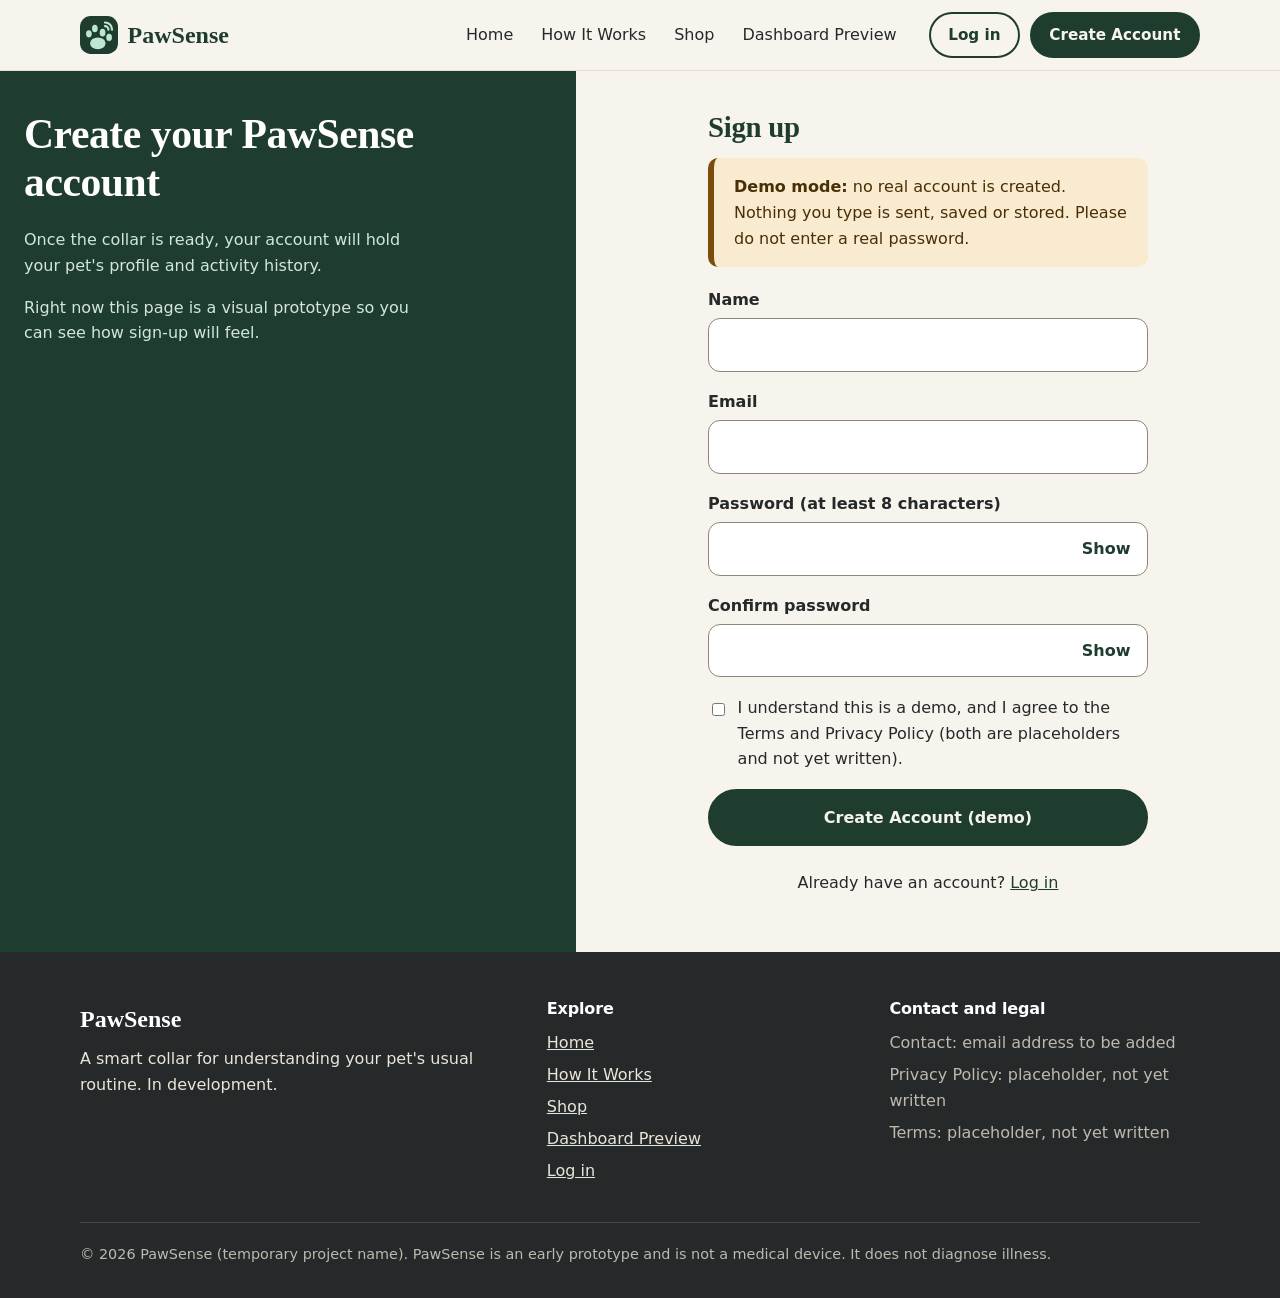
<file: signup.html>
<!DOCTYPE html>
<html lang="en">
<head>
  <meta charset="UTF-8">
  <meta name="viewport" content="width=device-width, initial-scale=1">
  <title>Create Account – PawSense (demo)</title>
  <link rel="stylesheet" href="styles.css">
</head>
<body>
  <a class="skip-link" href="#main">Skip to main content</a>

  <header class="site-header">
    <div class="container header-inner">
      <a class="logo" href="index.html" aria-label="PawSense home">
        <svg class="logo-mark" viewBox="0 0 32 32" aria-hidden="true">
          <rect width="32" height="32" rx="9" fill="#1f3d2f"/>
          <g fill="#bfe6d3">
            <ellipse cx="7.5" cy="15" rx="2.4" ry="3"/>
            <ellipse cx="12.5" cy="10.5" rx="2.4" ry="3.2"/>
            <ellipse cx="19" cy="14" rx="2.4" ry="3.2"/>
            <ellipse cx="24.5" cy="18" rx="2.4" ry="3"/>
            <ellipse cx="15" cy="23" rx="6.5" ry="5"/>
          </g>
          <path d="M21 5.5 A6 6 0 0 1 27 11.5" fill="none" stroke="#bfe6d3" stroke-width="1.8" stroke-linecap="round"/>
          <path d="M21 8.5 A3 3 0 0 1 24 11.5" fill="none" stroke="#bfe6d3" stroke-width="1.8" stroke-linecap="round"/>
        </svg>
        <span class="logo-text">PawSense</span>
      </a>
      <button class="menu-toggle" id="menu-toggle" aria-expanded="false" aria-controls="site-nav">Menu</button>
      <nav class="site-nav" id="site-nav" aria-label="Main">
        <ul>
          <li><a href="index.html">Home</a></li>
          <li><a href="index.html#how-it-works">How It Works</a></li>
          <li><a href="shop.html">Shop</a></li>
          <li><a href="dashboard.html">Dashboard Preview</a></li>
        </ul>
        <div class="nav-actions">
          <a class="btn btn-secondary btn-small" href="login.html">Log in</a>
          <a class="btn btn-primary btn-small" href="signup.html" aria-current="page">Create Account</a>
        </div>
      </nav>
    </div>
  </header>

  <main id="main" class="auth">
    <div class="auth-side">
      <h1>Create your PawSense account</h1>
      <p>Once the collar is ready, your account will hold your pet's profile and activity history.</p>
      <p>Right now this page is a visual prototype so you can see how sign-up will feel.</p>
    </div>

    <div class="auth-main">
      <div class="auth-card">
        <h2>Sign up</h2>

        <p class="notice" style="margin-bottom:1.25rem"><strong>Demo mode:</strong> no real account is created. Nothing you type is sent, saved or stored. Please do not enter a real password.</p>

        <form id="signup-form" novalidate>
          <div class="field">
            <label for="su-name">Name</label>
            <input type="text" id="su-name" autocomplete="name" aria-describedby="su-name-error">
            <p class="error" id="su-name-error" aria-live="polite"></p>
          </div>

          <div class="field">
            <label for="su-email">Email</label>
            <input type="email" id="su-email" autocomplete="email" aria-describedby="su-email-error">
            <p class="error" id="su-email-error" aria-live="polite"></p>
          </div>

          <div class="field">
            <label for="su-password">Password (at least 8 characters)</label>
            <div class="password-wrap">
              <input type="password" id="su-password" autocomplete="new-password" aria-describedby="su-password-error">
              <button type="button" class="toggle-password" data-target="su-password" aria-label="Show password">Show</button>
            </div>
            <p class="error" id="su-password-error" aria-live="polite"></p>
          </div>

          <div class="field">
            <label for="su-confirm">Confirm password</label>
            <div class="password-wrap">
              <input type="password" id="su-confirm" autocomplete="new-password" aria-describedby="su-confirm-error">
              <button type="button" class="toggle-password" data-target="su-confirm" aria-label="Show password">Show</button>
            </div>
            <p class="error" id="su-confirm-error" aria-live="polite"></p>
          </div>

          <div class="field">
            <div class="check">
              <input type="checkbox" id="su-terms" aria-describedby="su-terms-error">
              <label for="su-terms">I understand this is a demo, and I agree to the Terms and Privacy Policy (both are placeholders and not yet written).</label>
            </div>
            <p class="error" id="su-terms-error" aria-live="polite"></p>
          </div>

          <button class="btn btn-primary btn-block" type="submit">Create Account (demo)</button>
        </form>

        <p class="form-status" id="signup-result" role="status"></p>

        <p class="switch-link">Already have an account? <a href="login.html">Log in</a></p>
      </div>
    </div>
  </main>

  <footer class="site-footer">
    <div class="container">
      <div class="footer-grid">
        <div>
          <p class="logo-text" style="font-family:var(--font-display);font-size:1.5rem;margin-bottom:0.5rem">PawSense</p>
          <p>A smart collar for understanding your pet's usual routine. In development.</p>
        </div>
        <div>
          <h2>Explore</h2>
          <ul>
            <li><a href="index.html">Home</a></li>
            <li><a href="index.html#how-it-works">How It Works</a></li>
            <li><a href="shop.html">Shop</a></li>
            <li><a href="dashboard.html">Dashboard Preview</a></li>
            <li><a href="login.html">Log in</a></li>
          </ul>
        </div>
        <div>
          <h2>Contact and legal</h2>
          <ul>
            <li class="placeholder-text">Contact: email address to be added</li>
            <li class="placeholder-text">Privacy Policy: placeholder, not yet written</li>
            <li class="placeholder-text">Terms: placeholder, not yet written</li>
          </ul>
        </div>
      </div>
      <p class="footer-note">&copy; <span id="year">2026</span> PawSense (temporary project name). PawSense is an early prototype and is not a medical device. It does not diagnose illness.</p>
    </div>
  </footer>

  <script src="script.js"></script>
</body>
</html>
</file>
<file: styles.css>
/* =====================================================
   PawSense – styles.css
   One stylesheet shared by every page.
   Sections:
   1. Brand settings (colours, fonts) – change these first
   2. Base styles
   3. Buttons and small labels
   4. Header and footer
   5. Landing page sections
   6. Shop page
   7. Forms (sign-up and log-in)
   8. Dashboard preview
   9. Accessibility helpers
   ===================================================== */


/* ---------- 1. BRAND SETTINGS ----------
   These variables are the "control panel" of the brand.
   Change a value here and every page updates. */
:root {
  --cream: #f7f4ee;        /* warm off-white page background */
  --paper: #fffdf9;        /* card background */
  --forest: #1f3d2f;       /* deep forest green: main brand colour */
  --forest-light: #2d5a45; /* slightly lighter green for hover/focus */
  --charcoal: #26292a;     /* body text */
  --muted: #5b625e;        /* secondary text */
  --mint: #bfe6d3;         /* subtle mint accent */
  --mint-soft: #e3f3ea;    /* very light mint for panels */
  --mint-strong: #4f9a78;  /* mint used for chart bars (readable on white) */
  --line: #e4ded1;         /* thin borders */
  --amber: #7a4d0c;        /* text colour for "demo" labels */
  --amber-soft: #f8ebcf;   /* background for "demo" labels */
  --error: #9b2c2c;

  --font-display: "Iowan Old Style", "Palatino Linotype", Palatino, Georgia, serif;
  --font-body: system-ui, -apple-system, "Segoe UI", Roboto, sans-serif;

  --shadow: 0 10px 30px rgba(31, 61, 47, 0.10);
  --radius-lg: 28px;
  --radius-md: 18px;
  --radius-sm: 10px;
}


/* ---------- 2. BASE STYLES ---------- */
*, *::before, *::after { box-sizing: border-box; }

html { scroll-behavior: smooth; }

body {
  margin: 0;
  background: var(--cream);
  color: var(--charcoal);
  font-family: var(--font-body);
  line-height: 1.6;
}

img, svg { max-width: 100%; display: block; }

h1, h2, h3 {
  font-family: var(--font-display);
  color: var(--forest);
  line-height: 1.15;
  letter-spacing: -0.01em;
  margin: 0 0 0.5em;
}
h1 { font-size: clamp(2.2rem, 6vw, 3.6rem); }
h2 { font-size: clamp(1.7rem, 4vw, 2.4rem); }
h3 { font-size: 1.25rem; }

p { margin: 0 0 1em; }
a { color: var(--forest); }

[id] { scroll-margin-top: 6rem; }   /* keeps anchors from hiding under the sticky header */

/* A centred column that holds page content */
.container {
  width: min(1120px, calc(100% - 2rem));
  margin-inline: auto;
}

.section { padding: clamp(3rem, 8vw, 5.5rem) 0; }
.section-intro { max-width: 62ch; margin-bottom: 2rem; }
.lead { font-size: 1.15rem; color: var(--muted); max-width: 58ch; }


/* ---------- 3. BUTTONS AND SMALL LABELS ---------- */
.btn {
  display: inline-block;
  padding: 0.85rem 1.5rem;
  border-radius: 999px;
  border: 2px solid var(--forest);
  font: inherit;
  font-weight: 600;
  text-decoration: none;
  cursor: pointer;
  text-align: center;
  transition: transform 0.2s ease, background-color 0.2s ease, color 0.2s ease;
}
.btn:hover { transform: translateY(-2px); }

.btn-primary { background: var(--forest); color: var(--cream); }
.btn-primary:hover { background: var(--forest-light); border-color: var(--forest-light); }

.btn-secondary { background: transparent; color: var(--forest); }
.btn-secondary:hover { background: var(--mint-soft); }

.btn-light { background: var(--cream); color: var(--forest); border-color: var(--cream); }
.btn-light:hover { background: var(--mint); border-color: var(--mint); }

.btn-outline-light { background: transparent; color: var(--cream); border-color: var(--cream); }
.btn-outline-light:hover { background: rgba(255, 255, 255, 0.12); }

.btn-small { padding: 0.55rem 1.1rem; font-size: 0.95rem; }
.btn-row { display: flex; flex-wrap: wrap; gap: 0.75rem; margin: 1.5rem 0; }

/* Small rounded labels */
.pill {
  display: inline-block;
  padding: 0.15rem 0.7rem;
  border-radius: 999px;
  font-size: 0.8rem;
  font-weight: 600;
  white-space: nowrap;
}
.pill-demo    { background: var(--amber-soft); color: var(--amber); }
.pill-working { background: var(--forest); color: var(--cream); }
.pill-planned { background: var(--mint-soft); color: var(--forest); border: 1px solid var(--mint); }

.card {
  background: var(--paper);
  border: 1px solid var(--line);
  border-radius: var(--radius-md);
  padding: 1.5rem;
  box-shadow: var(--shadow);
}


/* ---------- 4. HEADER AND FOOTER ---------- */
.site-header {
  position: sticky;
  top: 0;
  z-index: 10;
  background: var(--cream);
  border-bottom: 1px solid var(--line);
}
.header-inner {
  display: flex;
  align-items: center;
  justify-content: space-between;
  padding: 0.75rem 0;
}

.logo {
  display: inline-flex;
  align-items: center;
  gap: 0.6rem;
  text-decoration: none;
}
.logo-mark { width: 38px; height: 38px; }
.logo-text {
  font-family: var(--font-display);
  font-size: 1.5rem;
  font-weight: 700;
  color: var(--forest);
}

.menu-toggle {
  background: transparent;
  border: 2px solid var(--forest);
  color: var(--forest);
  border-radius: 999px;
  padding: 0.4rem 1rem;
  font: inherit;
  font-weight: 600;
  cursor: pointer;
}

/* Mobile: the menu is hidden until the button adds the class "open" */
.site-nav {
  display: none;
  position: absolute;
  top: 100%;
  left: 0;
  right: 0;
  background: var(--cream);
  border-bottom: 1px solid var(--line);
  padding: 1rem;
  flex-direction: column;
  gap: 1rem;
}
.site-nav.open { display: flex; }
.site-nav ul { list-style: none; margin: 0; padding: 0; display: flex; flex-direction: column; gap: 0.25rem; }
.site-nav li a {
  display: block;
  padding: 0.6rem 0.25rem;
  text-decoration: none;
  color: var(--charcoal);
  font-weight: 500;
}
.site-nav li a:hover { color: var(--forest-light); text-decoration: underline; }
.site-nav li a[aria-current="page"] { color: var(--forest); font-weight: 700; }
.nav-actions { display: flex; gap: 0.6rem; flex-wrap: wrap; }

/* Computers: show the menu in one row, hide the Menu button */
@media (min-width: 900px) {
  .menu-toggle { display: none; }
  .site-nav {
    display: flex;
    position: static;
    flex-direction: row;
    align-items: center;
    background: transparent;
    border: 0;
    padding: 0;
    gap: 1.75rem;
  }
  .site-nav ul { flex-direction: row; gap: 1.25rem; }
}

.site-footer {
  background: var(--charcoal);
  color: #e9e5db;
  padding: 3rem 0 2rem;
}
.site-footer a { color: #e9e5db; }
.site-footer .logo-text { color: #fff; }
.footer-grid { display: grid; gap: 2rem; margin-bottom: 2rem; }
@media (min-width: 760px) { .footer-grid { grid-template-columns: 1.4fr 1fr 1fr; } }
.footer-grid h2 { font-family: var(--font-body); font-size: 1rem; color: #fff; margin-bottom: 0.75rem; }
.footer-grid ul { list-style: none; margin: 0; padding: 0; }
.footer-grid li { margin-bottom: 0.4rem; }
.footer-note { font-size: 0.9rem; color: #bdb9ae; border-top: 1px solid #44484a; padding-top: 1.25rem; margin: 0; }
.placeholder-text { color: #bdb9ae; }


/* ---------- 5. LANDING PAGE SECTIONS ---------- */

/* Hero */
.hero { padding: 2.5rem 0 3.5rem; }
.hero-grid { display: grid; gap: 2.5rem; align-items: center; }
@media (min-width: 860px) { .hero-grid { grid-template-columns: 1.05fr 0.95fr; } }
.status-line { font-size: 0.95rem; color: var(--muted); margin-top: 1rem; }

.hero-visual {
  position: relative;
  background: var(--mint-soft);
  border-radius: var(--radius-lg);
  padding: 2rem 1.5rem 5rem;
}
.demo-chip {
  position: absolute;
  left: 1rem;
  right: 1rem;
  bottom: 1rem;
  background: var(--paper);
  border-radius: var(--radius-md);
  padding: 0.85rem 1rem;
  box-shadow: var(--shadow);
  display: grid;
  gap: 0.15rem;
  font-size: 0.95rem;
}
.demo-chip .pill { justify-self: start; margin-bottom: 0.25rem; }

/* How it works */
.steps {
  list-style: none;
  padding: 0;
  margin: 0 0 1.5rem;
  display: grid;
  gap: 1rem;
  counter-reset: step;         /* the numbers are a real sequence, so we count them */
}
@media (min-width: 760px) { .steps { grid-template-columns: repeat(3, 1fr); } }
.steps li { position: relative; padding-top: 4.2rem; }
.steps li::before {
  counter-increment: step;
  content: counter(step);
  position: absolute;
  top: 1.25rem;
  left: 1.5rem;
  width: 2.2rem;
  height: 2.2rem;
  border-radius: 50%;
  background: var(--forest);
  color: var(--cream);
  display: grid;
  place-items: center;
  font-weight: 700;
}
.steps p { margin: 0; color: var(--muted); }

.notice {
  background: var(--amber-soft);
  border-left: 6px solid var(--amber);
  border-radius: var(--radius-sm);
  padding: 1rem 1.25rem;
  color: #4a2f06;
}
.notice strong { color: #4a2f06; }

/* Benefits */
.benefit-grid { display: grid; gap: 1rem; }
@media (min-width: 640px)  { .benefit-grid { grid-template-columns: repeat(2, 1fr); } }
@media (min-width: 1000px) { .benefit-grid { grid-template-columns: repeat(4, 1fr); } }
.benefit-card { transition: transform 0.2s ease; }
.benefit-card:hover { transform: translateY(-3px); }
.benefit-card p { color: var(--muted); margin: 0; }

/* Dashboard preview block on the landing page */
.preview-band { background: var(--mint-soft); }
.preview-grid { display: grid; gap: 1rem; }
@media (min-width: 860px) { .preview-grid { grid-template-columns: 0.8fr 1.2fr; } }
.preview-top { display: flex; justify-content: space-between; align-items: flex-start; gap: 0.5rem; margin-bottom: 1rem; }

/* Product section (dark band) */
.product-band { background: var(--forest); color: var(--cream); }
.product-band h2 { color: #fff; }
.product-band .lead { color: #d3e6dc; }

/* Trust section */
.trust-grid { display: grid; gap: 1rem; }
@media (min-width: 760px) { .trust-grid { grid-template-columns: repeat(2, 1fr); } }
.trust-grid ul { margin: 0; padding-left: 1.2rem; }
.trust-grid li { margin-bottom: 0.5rem; }

.final-cta { text-align: center; }
.final-cta .lead { margin-inline: auto; }
.final-cta .btn-row { justify-content: center; }


/* ---------- 6. SHOP PAGE ---------- */
.shop-grid { display: grid; gap: 2rem; padding: 2.5rem 0; align-items: start; }
@media (min-width: 860px) { .shop-grid { grid-template-columns: 1fr 1fr; } }
.shop-visual { background: var(--mint-soft); border-radius: var(--radius-lg); padding: 2rem; }
.price { font-family: var(--font-display); font-size: 1.6rem; color: var(--forest); margin: 1rem 0; }

.feature-list { list-style: none; padding: 0; margin: 0; }
.feature-list li {
  display: flex;
  justify-content: space-between;
  align-items: center;
  gap: 1rem;
  padding: 0.7rem 0;
  border-bottom: 1px solid var(--line);
}
.audience-grid { display: grid; gap: 1rem; }
@media (min-width: 760px) { .audience-grid { grid-template-columns: repeat(3, 1fr); } }
.audience-grid p { color: var(--muted); margin: 0; }

.waitlist-panel { margin-top: 1rem; }
.waitlist-panel[hidden] { display: none; }

.faq details {
  background: var(--paper);
  border: 1px solid var(--line);
  border-radius: var(--radius-sm);
  padding: 0.9rem 1.2rem;
  margin-bottom: 0.75rem;
}
.faq summary { cursor: pointer; font-weight: 600; color: var(--forest); }
.faq details p { margin: 0.75rem 0 0; color: var(--muted); }


/* ---------- 7. FORMS (sign-up and log-in) ---------- */
.auth { display: grid; min-height: calc(100vh - 70px); }
@media (min-width: 860px) { .auth { grid-template-columns: 0.9fr 1.1fr; } }

.auth-side { background: var(--forest); color: var(--cream); padding: 2.5rem 1.5rem; }
.auth-side h1 { color: #fff; font-size: clamp(1.9rem, 4vw, 2.6rem); }
.auth-side p { color: #d3e6dc; max-width: 40ch; }

.auth-main { padding: 2.5rem 1.5rem; display: flex; align-items: flex-start; justify-content: center; }
.auth-card { width: 100%; max-width: 440px; }
.auth-card h2 { font-size: 1.8rem; }

.field { margin-bottom: 1.1rem; }
.field label { display: block; font-weight: 600; margin-bottom: 0.35rem; }
.field input[type="text"],
.field input[type="email"],
.field input[type="password"] {
  width: 100%;
  padding: 0.8rem 1rem;
  border: 1.5px solid #8c8779;
  border-radius: 12px;
  font: inherit;
  background: #fff;
  color: var(--charcoal);
}
.field input[aria-invalid="true"] { border-color: var(--error); }
.password-wrap { position: relative; }
.password-wrap input { padding-right: 5rem; }
.toggle-password {
  position: absolute;
  right: 0.4rem;
  top: 50%;
  transform: translateY(-50%);
  background: transparent;
  border: 0;
  color: var(--forest);
  font: inherit;
  font-weight: 600;
  padding: 0.4rem 0.7rem;
  cursor: pointer;
  border-radius: 8px;
}
.toggle-password:hover { background: var(--mint-soft); }

.check { display: flex; gap: 0.6rem; align-items: flex-start; }
.check input { margin-top: 0.35rem; width: 1.1rem; height: 1.1rem; accent-color: var(--forest); }
.check label { font-weight: 400; margin: 0; }

.error { color: var(--error); font-size: 0.9rem; margin: 0.3rem 0 0; min-height: 0; }
.error:empty { display: none; }

.form-status {
  border-radius: var(--radius-sm);
  padding: 0.9rem 1rem;
  margin-top: 1rem;
  background: var(--mint-soft);
  border: 1px solid var(--mint-strong);
  color: var(--forest);
}
.form-status:empty { display: none; }
.form-status.is-info { background: var(--amber-soft); border-color: var(--amber); color: #4a2f06; }

.form-links { display: flex; justify-content: space-between; flex-wrap: wrap; gap: 0.5rem; margin: 1rem 0; font-size: 0.95rem; }
.switch-link { margin-top: 1.5rem; text-align: center; }
.btn-block { width: 100%; }


/* ---------- 8. DASHBOARD PREVIEW ---------- */
.dash-layout { display: grid; gap: 1.5rem; padding: 1.5rem 0 3rem; }
@media (min-width: 900px) { .dash-layout { grid-template-columns: 220px 1fr; } }

.dash-nav {
  display: flex;
  gap: 0.5rem;
  overflow-x: auto;          /* on phones the menu scrolls sideways */
  padding-bottom: 0.25rem;
}
.dash-nav a {
  white-space: nowrap;
  padding: 0.55rem 1rem;
  border-radius: 999px;
  text-decoration: none;
  color: var(--forest);
  background: var(--paper);
  border: 1px solid var(--line);
  font-weight: 500;
}
.dash-nav a:hover { background: var(--mint-soft); }
.dash-nav hr { display: none; }
@media (min-width: 900px) {
  .dash-nav {
    flex-direction: column;
    position: sticky;
    top: 5.5rem;
    align-self: start;
    overflow: visible;
  }
  .dash-nav a { border-radius: var(--radius-sm); white-space: normal; }
  .dash-nav hr { display: block; width: 100%; border: 0; border-top: 1px solid var(--line); margin: 0.5rem 0; }
}

.dash-banner {
  background: var(--amber-soft);
  color: #4a2f06;
  border-radius: var(--radius-sm);
  padding: 0.75rem 1rem;
  font-weight: 600;
  margin-bottom: 1rem;
}
.dash-grid { display: grid; gap: 1rem; }
@media (min-width: 700px) {
  .dash-grid { grid-template-columns: repeat(2, 1fr); }
  .span-2 { grid-column: span 2; }
}

.profile { display: flex; align-items: center; gap: 1rem; }
.avatar {
  width: 64px;
  height: 64px;
  border-radius: 50%;
  background: var(--forest);
  color: var(--mint);
  display: grid;
  place-items: center;
  font-family: var(--font-display);
  font-size: 1.9rem;
  font-weight: 700;
  flex-shrink: 0;
}
.profile h2, .profile h3 { margin: 0; }
.profile p { margin: 0; color: var(--muted); }

.stat-number { font-family: var(--font-display); font-size: 3.2rem; color: var(--forest); line-height: 1; }
.stat-unit { font-size: 1.1rem; color: var(--muted); font-family: var(--font-body); }
.stat-note { color: var(--muted); margin: 0.5rem 0 0; font-size: 0.95rem; }
.stat-row { display: flex; justify-content: space-between; padding: 0.6rem 0; border-bottom: 1px solid var(--line); }
.stat-row:last-child { border-bottom: 0; }

.baseline-notice {
  background: var(--amber-soft);
  border-left: 6px solid var(--amber);
  border-radius: var(--radius-sm);
  padding: 1rem 1.25rem;
  color: #4a2f06;
}
.baseline-notice strong { display: block; margin-bottom: 0.2rem; }

.status-dot {
  display: inline-block;
  width: 0.7rem;
  height: 0.7rem;
  border-radius: 50%;
  background: #a39d8e;
  margin-right: 0.4rem;
}

/* Chart (the SVG is drawn by script.js; these classes style its parts) */
.chart svg { width: 100%; height: auto; }
.chart-grid { stroke: var(--line); stroke-width: 1; }
.chart-text { fill: var(--muted); font-size: 12px; font-family: var(--font-body); }
.chart-value { fill: var(--charcoal); font-weight: 600; }
.chart-bar { fill: var(--mint-strong); }
.chart-bar.today { fill: var(--forest); }
.chart-band { fill: var(--mint-soft); stroke: var(--mint-strong); stroke-width: 1; stroke-dasharray: 4 4; }
.chart-band-label { fill: var(--forest); font-weight: 600; }


/* ---------- 9. ACCESSIBILITY HELPERS ---------- */
:focus-visible { outline: 3px solid var(--forest-light); outline-offset: 3px; }

.skip-link {
  position: absolute;
  left: -999px;
  top: 0;
  background: var(--forest);
  color: #fff;
  padding: 0.75rem 1rem;
  z-index: 20;
}
.skip-link:focus { left: 0; }

.sr-only {
  position: absolute;
  width: 1px;
  height: 1px;
  overflow: hidden;
  clip: rect(0 0 0 0);
  white-space: nowrap;
}

/* People who ask their device for less motion get none */
@media (prefers-reduced-motion: reduce) {
  * { transition: none !important; scroll-behavior: auto !important; }
}
</file>
